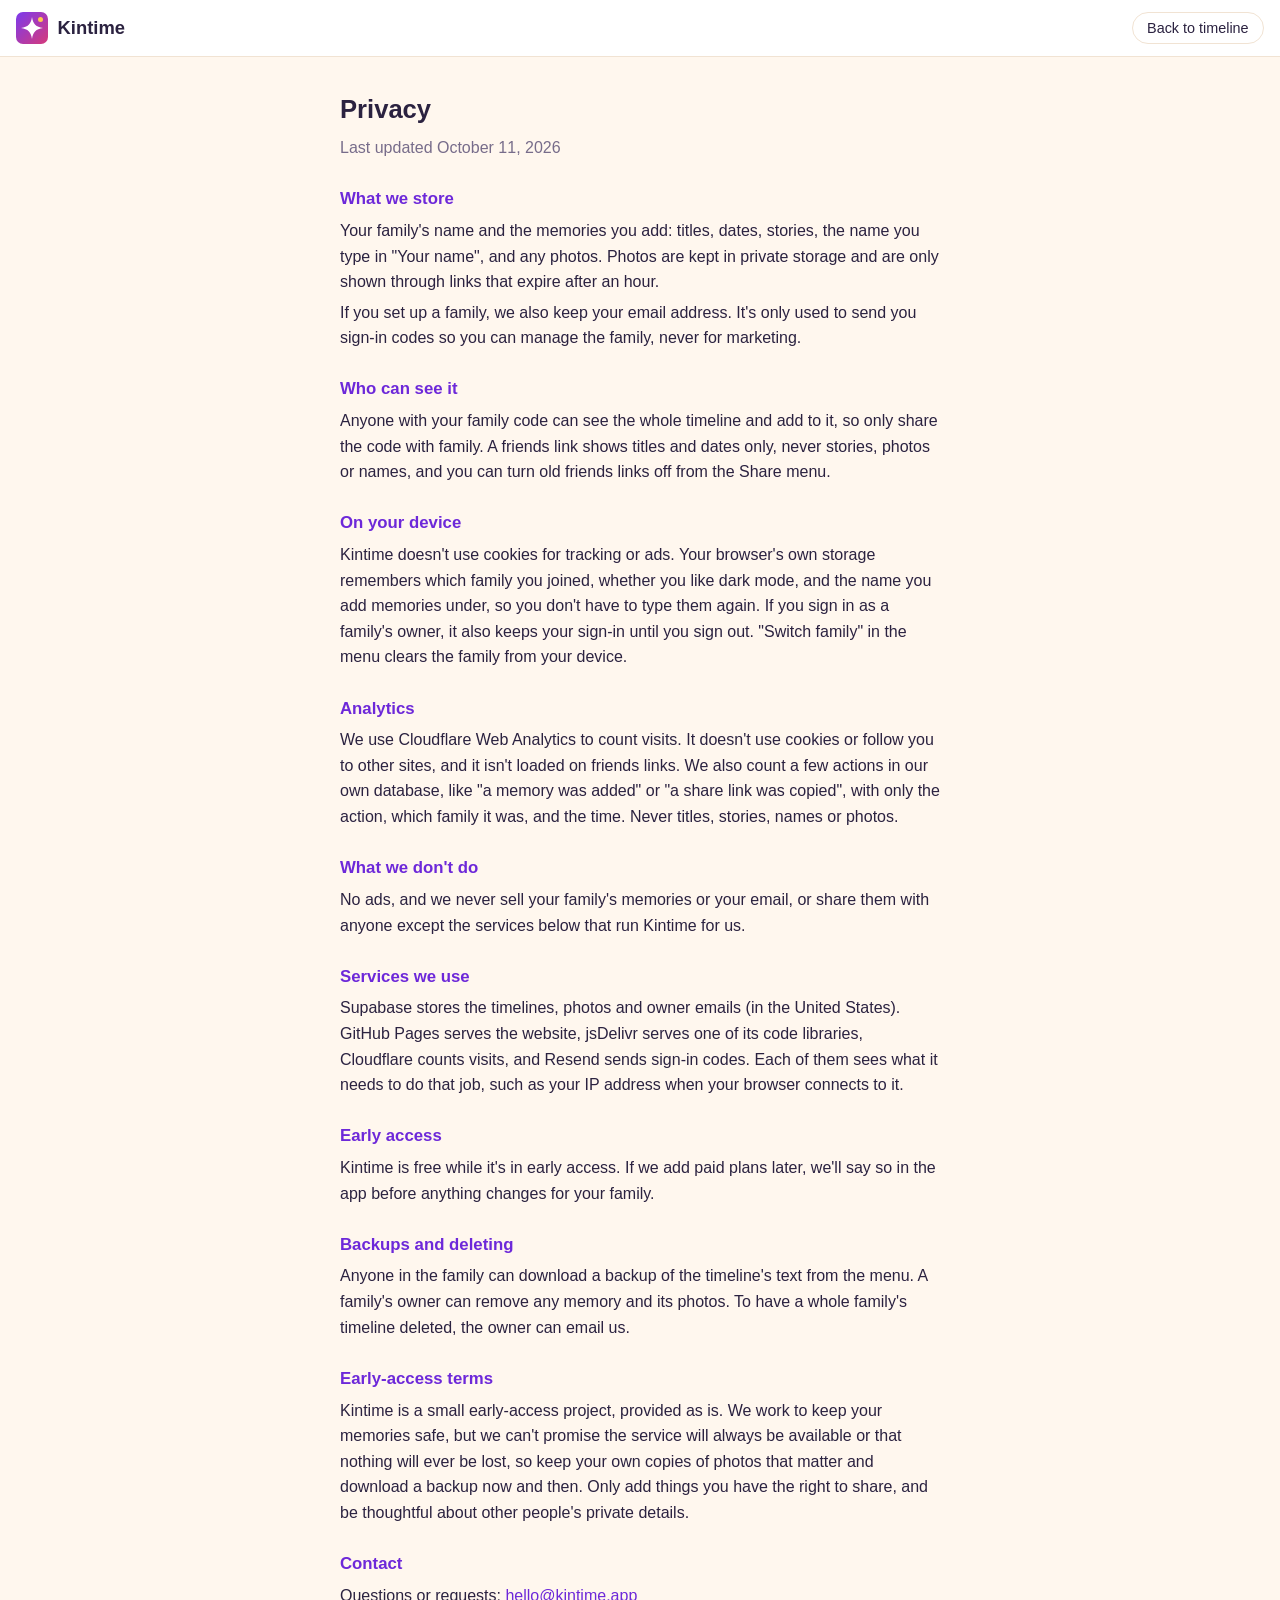
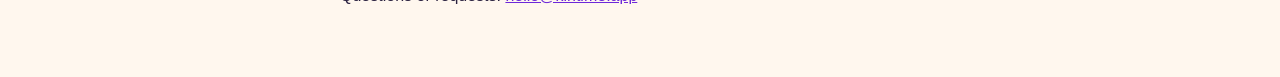
<file: privacy.html>
<!DOCTYPE html>
<html lang="en" data-theme="light">
<head>
  <meta charset="UTF-8" />
  <meta name="viewport" content="width=device-width, initial-scale=1.0" />
  <title>Privacy &middot; Kintime</title>
  <meta name="description" content="What Kintime stores, who can see it, and how analytics works." />
  <meta name="theme-color" content="#7c3aed" />
  <link rel="icon" href="favicon.svg" type="image/svg+xml" />
  <link rel="stylesheet" href="styles.css" />
  <script>
    // Match the theme the reader picked in the app.
    try {
      var t = localStorage.getItem("ft_theme") ||
        (matchMedia("(prefers-color-scheme: dark)").matches ? "dark" : "light");
      document.documentElement.setAttribute("data-theme", t);
    } catch (e) {}
  </script>
</head>
<body>
  <header class="topbar">
    <a class="brand" href="./">
      <img src="favicon.svg" class="brand-logo" alt="" width="32" height="32" />
      <div><h1>Kintime</h1></div>
    </a>
    <a class="btn" href="./">Back to timeline</a>
  </header>

  <main class="privacy">
    <h2>Privacy</h2>
    <p class="muted">Last updated October 11, 2026</p>

    <h3>What we store</h3>
    <p>Your family's name and the memories you add: titles, dates, stories, the name you type in
      "Your name", and any photos. Photos are kept in private storage and are only shown through
      links that expire after an hour.</p>
    <p>If you set up a family, we also keep your email address. It's only used to send you
      sign-in codes so you can manage the family, never for marketing.</p>

    <h3>Who can see it</h3>
    <p>Anyone with your family code can see the whole timeline and add to it, so only share
      the code with family. A friends link shows titles and dates only, never stories, photos or
      names, and you can turn old friends links off from the Share menu.</p>

    <h3>On your device</h3>
    <p>Kintime doesn't use cookies for tracking or ads. Your browser's own storage remembers which
      family you joined, whether you like dark mode, and the name you add memories under, so you
      don't have to type them again. If you sign in as a family's owner, it also keeps your sign-in
      until you sign out. "Switch family" in the menu clears the family from your device.</p>

    <h3>Analytics</h3>
    <p>We use Cloudflare Web Analytics to count visits. It doesn't use cookies or follow you to
      other sites, and it isn't loaded on friends links. We also count a few actions in our own
      database, like "a memory was added" or "a share link was copied", with only the action,
      which family it was, and the time. Never titles, stories, names or photos.</p>

    <h3>What we don't do</h3>
    <p>No ads, and we never sell your family's memories or your email, or share them with anyone
      except the services below that run Kintime for us.</p>

    <h3>Services we use</h3>
    <p>Supabase stores the timelines, photos and owner emails (in the United States). GitHub Pages
      serves the website, jsDelivr serves one of its code libraries, Cloudflare counts visits, and
      Resend sends sign-in codes. Each of them sees what it needs to do that job, such as your IP
      address when your browser connects to it.</p>

    <h3>Early access</h3>
    <p>Kintime is free while it's in early access. If we add paid plans later, we'll say so in the
      app before anything changes for your family.</p>

    <h3>Backups and deleting</h3>
    <p>Anyone in the family can download a backup of the timeline's text from the menu. A family's
      owner can remove any memory and its photos. To have a whole family's timeline deleted, the
      owner can email us.</p>

    <h3>Early-access terms</h3>
    <p>Kintime is a small early-access project, provided as is. We work to keep your memories safe,
      but we can't promise the service will always be available or that nothing will ever be lost,
      so keep your own copies of photos that matter and download a backup now and then. Only add
      things you have the right to share, and be thoughtful about other people's private details.</p>

    <h3>Contact</h3>
    <p>Questions or requests: <a href="mailto:hello@kintime.app">hello@kintime.app</a></p>
  </main>
</body>
</html>
</file>
<file: styles.css>
/* Kintime (family timeline) — "Sunrise" theme */

:root {
  /* "Sunrise": violet + sunset pink + warm orange on cream */
  --primary: #7c3aed;
  --primary-deep: #6d28d9;
  --primary-text: #6d28d9;      /* primary used as text/links */
  --accent: #ff7a59;
  --accent-deep: #d9481f;
  --head-grad: linear-gradient(135deg, #7c3aed, #d63a7a);
  --bg: #fff7ee;
  --surface: #ffffff;
  --ink: #2b2240;
  --muted: #776c8a;
  --line: #f1e3d3;
  --border: #f1e3d3;
  --bg-soft: #fbefe3;
  --badge-pending: #ffd166;
  --shadow: 0 2px 10px rgba(60, 30, 90, 0.08);
  --scrim: rgba(25, 14, 40, 0.55);
}

[data-theme="dark"] {
  --primary-text: #b9a0ff;
  --bg: #16121f;
  --surface: #211b2e;
  --ink: #f4effb;
  --muted: #a99fbe;
  --line: #352b48;
  --border: #352b48;
  --bg-soft: #1c1727;
  --shadow: 0 2px 12px rgba(0, 0, 0, 0.4);
}

* { box-sizing: border-box; }
input, select, textarea, button { font-family: inherit; }

body {
  margin: 0;
  font-family: -apple-system, BlinkMacSystemFont, "Segoe UI", Roboto, sans-serif;
  background: var(--bg);
  color: var(--ink);
  min-height: 100vh;
}

/* ---------- top bar ---------- */
.topbar {
  display: flex;
  justify-content: space-between;
  align-items: center;
  padding: 0.75rem 1rem;
  background: var(--surface);
  border-bottom: 1px solid var(--line);
  position: sticky;
  top: 0;
  z-index: 20;
}

.brand { display: flex; align-items: center; gap: 0.6rem; }
.brand-logo { width: 32px; height: 32px; flex: none; }
.brand h1 { margin: 0; font-size: 1.15rem; }
.family-name { margin: 0; font-size: 0.8rem; color: var(--muted); }

.topbar-actions { display: flex; gap: 0.4rem; }

.btn {
  border: 1px solid var(--line);
  background: var(--surface);
  color: var(--ink);
  border-radius: 999px;
  padding: 0.45rem 0.9rem;
  font-size: 0.9rem;
  cursor: pointer;
  white-space: nowrap;
}
.btn-primary {
  background: var(--primary);
  border-color: var(--primary);
  color: #fff;
  font-weight: 600;
}
.btn-primary:hover { background: var(--primary-deep); }
.btn-icon { padding: 0.45rem 0.6rem; }
.btn-block { width: 100%; margin-top: 0.75rem; }
.btn:disabled { opacity: 0.55; cursor: wait; }

/* ---------- menu ---------- */
.menu {
  position: absolute;
  right: 1rem;
  top: 3.6rem;
  background: var(--surface);
  border: 1px solid var(--line);
  border-radius: 12px;
  box-shadow: var(--shadow);
  z-index: 30;
  display: flex;
  flex-direction: column;
  min-width: 220px;
  overflow: hidden;
}
.menu button {
  background: none;
  border: none;
  color: var(--ink);
  text-align: left;
  padding: 0.75rem 1rem;
  font-size: 0.9rem;
  cursor: pointer;
}
.menu button:hover, .menu .menu-link:hover { background: var(--bg); }
.menu .menu-link { color: var(--ink); text-decoration: none; padding: 0.75rem 1rem; font-size: 0.9rem; }
.early-badge {
  display: inline-block;
  font-size: 0.75rem;
  font-weight: 700;
  color: var(--primary-text);
  background: color-mix(in srgb, var(--primary) 12%, transparent);
  border-radius: 999px;
  padding: 0.2rem 0.65rem;
  margin-bottom: 0.6rem;
}
.early-note { font-size: 0.85rem; color: var(--primary-text); margin: -0.25rem 0 0.5rem; }
.join-footer { text-align: center; font-size: 0.78rem; color: var(--muted); margin: 0.9rem 0 0; }
.join-footer a { color: var(--primary-text); }

/* ---------- privacy page ---------- */
a.brand, a.btn { color: inherit; text-decoration: none; }
.privacy { max-width: 640px; margin: 0 auto; padding: 1.5rem 1.25rem 4rem; line-height: 1.6; }
.privacy h2 { margin: 0.5rem 0 0; font-size: 1.6rem; }
.privacy h3 { margin: 1.6rem 0 0.3rem; font-size: 1.05rem; color: var(--primary-text); }
.privacy p { margin: 0.3rem 0; }
.privacy a { color: var(--primary-text); }

/* ---------- decade nav ---------- */
.decade-nav {
  display: flex;
  gap: 0.4rem;
  overflow-x: auto;
  padding: 0.6rem 1rem;
  background: var(--surface);
  border-bottom: 1px solid var(--line);
  position: sticky;
  top: 3.55rem;
  z-index: 15;
}
.decade-nav button {
  flex: 0 0 auto;
  border: 1px solid var(--line);
  background: var(--bg);
  color: var(--muted);
  border-radius: 999px;
  padding: 0.3rem 0.8rem;
  font-size: 0.8rem;
  cursor: pointer;
}
.decade-nav button.has-entries {
  background: var(--surface);
  border-color: var(--primary);
  color: var(--primary-text);
  font-weight: 600;
}
.nav-count {
  display: inline-block;
  min-width: 1.2em;
  margin-left: 0.15rem;
  padding: 0 0.3rem;
  border-radius: 999px;
  background: var(--primary);
  color: #fff;
  font-size: 0.7rem;
  line-height: 1.4;
}
.decade-nav button.active .nav-count { background: #fff; color: var(--accent-deep); }
.decade-nav button.active {
  background: var(--accent-deep);
  border-color: var(--accent-deep);
  color: #fff;
  font-weight: 600;
}

/* ---------- timeline ---------- */
.timeline {
  display: flex;
  gap: 1rem;
  overflow-x: auto;
  padding: 1.25rem 1rem 3rem;
  scroll-snap-type: x proximity;
  scroll-padding-inline: 1rem;
  align-items: flex-start;
}

.decade {
  flex: 0 0 320px;
  scroll-snap-align: start;
  background: var(--surface);
  border: 1px solid var(--line);
  border-radius: 16px;
  box-shadow: var(--shadow);
  overflow: hidden;
}
.decade-head {
  background: var(--head-grad);
  color: #fff;
  padding: 0.7rem 1rem;
  font-weight: 700;
  font-size: 1.05rem;
  letter-spacing: 0.02em;
}
.decade-body { padding: 0.75rem; display: flex; flex-direction: column; gap: 0.75rem; }
.decade-empty { color: var(--muted); font-size: 0.85rem; font-style: italic; padding: 0.5rem 0.25rem; }

/* Year rail: memories step down a line, spaced by the years between them. */
.decade-body.has-rail { --rail: 2.1rem; position: relative; padding-left: 3.4rem; gap: 0.6rem; }
.decade-body.has-rail::before {
  content: ""; position: absolute; left: calc(3.4rem - var(--rail) - 1px); top: 1rem; bottom: 1rem;
  width: 2px; background: var(--line); border-radius: 2px;
}
.has-rail .entry { position: relative; margin-top: calc(var(--step, 0) * 0.9rem); }
.has-rail .entry::before {
  content: ""; position: absolute; left: calc(-1 * var(--rail) - 5px); top: 0.95rem;
  width: 10px; height: 10px; border-radius: 50%;
  background: var(--accent); box-shadow: 0 0 0 3px var(--surface);
}
.has-rail .entry[data-year]::before {
  content: attr(data-year); width: auto; height: auto; left: calc(-1 * var(--rail)); top: 0.7rem;
  transform: translateX(-50%); padding: 0.1rem 0.35rem; border-radius: 999px;
  background: var(--primary); color: #fff; font-size: 0.66rem; font-weight: 700;
  line-height: 1.3; letter-spacing: 0.01em;
}
.has-rail .entry.no-year::before { background: var(--surface); border: 2px solid var(--accent); width: 6px; height: 6px; left: calc(-1 * var(--rail) - 5px); }

/* Empty decades shrink so the ones with memories carry the page. */
.decade.is-empty {
  flex-basis: 150px;
  background: transparent;
  border-style: dashed;
  box-shadow: none;
}
.decade.is-empty .decade-head {
  background: none;
  color: var(--muted);
  font-weight: 600;
}
.decade.is-empty .decade-empty { padding-top: 0; }
.add-here { padding: 0.35rem 0.25rem 0; text-align: left; }
body.share-view .add-here, body.demo .add-here { display: none; }

/* Folded runs of empty decades: one row that opens like an accordion. */
.decade-gap { flex: 0 0 auto; display: flex; align-items: flex-start; gap: 1rem; scroll-snap-align: start; }
.gap-toggle {
  display: flex;
  flex-direction: column;
  align-items: flex-start;
  gap: 0.2rem;
  width: 130px;
  padding: 0.7rem 0.9rem;
  border: 1px dashed var(--line);
  border-radius: 16px;
  background: transparent;
  color: var(--muted);
  text-align: left;
  cursor: pointer;
}
.gap-toggle:hover { border-color: var(--primary); color: var(--ink); }
.gap-label { font-weight: 600; font-size: 0.95rem; }
.gap-note { font-size: 0.78rem; font-style: italic; }
.gap-chevron { font-size: 0.8rem; transform: rotate(-90deg); transition: transform 0.15s; }
.decade-gap.open .gap-chevron { transform: rotate(90deg); }
.gap-body { display: none; gap: 1rem; align-items: flex-start; }
.decade-gap.open .gap-body { display: flex; }

/* ---------- entry cards ---------- */
.entry {
  border: 1px solid var(--line);
  border-left: 4px solid var(--accent);
  border-radius: 12px;
  padding: 0.75rem 0.85rem;
  background: var(--bg);
}
.entry-date { font-size: 0.78rem; color: var(--primary-text); font-weight: 600; }
.entry h3 { margin: 0.25rem 0 0.4rem; font-size: 1rem; }
.entry-body { font-size: 0.88rem; line-height: 1.45; white-space: pre-wrap; }
.entry-meta { margin-top: 0.5rem; font-size: 0.75rem; color: var(--muted); }

.badge {
  display: inline-block;
  font-size: 0.72rem;
  font-weight: 700;
  border-radius: 999px;
  padding: 0.15rem 0.6rem;
  margin-bottom: 0.4rem;
}
.badge-pending { background: var(--badge-pending); color: #5a3d00; }

.uncertain-note {
  font-size: 0.75rem;
  color: var(--accent-deep);
  margin-top: 0.4rem;
}
.asterisk { color: var(--accent-deep); font-weight: 700; }

.entry-photos { display: flex; gap: 0.4rem; flex-wrap: wrap; margin-top: 0.5rem; }
.entry-photos img {
  width: 100%;
  max-height: 220px;
  object-fit: cover;
  border-radius: 8px;
  border: 1px solid var(--line);
}
.photo-caption { font-size: 0.75rem; color: var(--muted); width: 100%; }
.entry-photos img { cursor: zoom-in; }

/* ---------- photo viewer ---------- */
.lightbox {
  position: fixed;
  inset: 0;
  z-index: 70;
  background: rgba(5, 10, 10, 0.92);
  display: flex;
  flex-direction: column;
  align-items: center;
  justify-content: center;
  padding: 1rem;
  cursor: zoom-out;
}
.lightbox img { max-width: 100%; max-height: 85vh; border-radius: 8px; object-fit: contain; }
.lightbox p { color: #e8efed; font-size: 0.9rem; margin: 0.75rem 0 0; text-align: center; }

/* ---------- privacy (eye) mode ---------- */
body.privacy-on .entry-body,
body.privacy-on .entry-photos,
body.privacy-on .photo-caption { display: none; }
#eyeBtn.on { background: var(--accent); border-color: var(--accent); color: #fff; }

/* ---------- overlays / modals ---------- */
.overlay {
  position: fixed;
  inset: 0;
  background: var(--scrim);
  display: flex;
  align-items: center;
  justify-content: center;
  z-index: 50;
  padding: 1rem;
}
.card {
  background: var(--surface);
  border-radius: 16px;
  padding: 1.5rem;
  box-shadow: var(--shadow);
  width: 100%;
  max-width: 420px;
  max-height: 90vh;
  overflow-y: auto;
}
.card h2 { margin-top: 0; }
.muted { color: var(--muted); }
.small { font-size: 0.8rem; }
.error { color: var(--accent-deep); font-size: 0.85rem; }

.join-card input[type="text"],
.modal-card input[type="text"],
.modal-card input[type="email"],
.modal-card input[type="date"],
.modal-card select,
.modal-card textarea {
  width: 100%;
  padding: 0.6rem 0.7rem;
  border: 1px solid var(--line);
  border-radius: 10px;
  background: var(--bg);
  color: var(--ink);
  font-size: 0.95rem;
  margin-top: 0.25rem;
}
.modal-card label { display: block; margin: 0.7rem 0; font-size: 0.88rem; font-weight: 600; }
.uncertain { border: 1px dashed var(--line); border-radius: 10px; padding: 0.5rem 0.8rem; margin: 0.7rem 0; }
.uncertain legend { font-size: 0.8rem; color: var(--muted); padding: 0 0.4rem; }
.check { display: inline-flex; align-items: center; gap: 0.35rem; font-weight: 400; margin-right: 0.8rem; font-size: 0.85rem; }
.modal-actions { display: flex; justify-content: flex-end; gap: 0.5rem; margin-top: 1rem; }

/* ---------- misc ---------- */
.welcome-back {
  position: fixed;
  bottom: 1rem;
  left: 50%;
  transform: translateX(-50%);
  background: var(--surface);
  border: 1px solid var(--line);
  border-radius: 999px;
  padding: 0.5rem 1rem;
  font-size: 0.85rem;
  box-shadow: var(--shadow);
  z-index: 40;
  display: flex;
  gap: 0.5rem;
  align-items: center;
  white-space: nowrap;
}
.link-btn { background: none; border: none; color: var(--primary-text); cursor: pointer; font-size: 0.85rem; text-decoration: underline; }

.toast {
  position: fixed;
  bottom: 1.25rem;
  left: 50%;
  transform: translateX(-50%);
  background: var(--ink);
  color: var(--bg);
  padding: 0.65rem 1.1rem;
  border-radius: 999px;
  font-size: 0.88rem;
  z-index: 60;
  box-shadow: var(--shadow);
}

.state-msg { color: var(--muted); padding: 3rem 1rem; font-style: italic; }
.hidden { display: none !important; }

/* ---------- mobile ---------- */
@media (max-width: 700px) {
  .timeline {
    flex-direction: column;
    overflow-x: visible;
    align-items: stretch;
  }
  .decade { flex: none; width: 100%; }
  /* Empty decades become one slim line instead of a full card. */
  .decade.is-empty { display: flex; align-items: center; flex: none; flex-wrap: wrap; }
  .decade.is-empty .add-here { padding: 0 0 0 0.6rem; }
  .decade-gap { flex-direction: column; align-items: stretch; gap: 0.6rem; }
  .gap-toggle { width: 100%; flex-direction: row; align-items: center; gap: 0.75rem; padding: 0.55rem 0.9rem; }
  .gap-chevron { margin-left: auto; transform: none; }
  .decade-gap.open .gap-chevron { transform: rotate(180deg); }
  .gap-body { flex-direction: column; align-items: stretch; gap: 0.6rem; }
  /* The folded row already says "No memories yet"; unfolded rows just offer to add one. */
  .gap-body .decade-empty { display: none; }
  .gap-body .decade.is-empty .add-here { padding: 0; }
  .decade.is-empty .decade-head { padding: 0.45rem 0.9rem; font-size: 0.9rem; }
  .decade.is-empty .decade-body { padding: 0.45rem 0.9rem 0.45rem 0; }
  .decade.is-empty .decade-empty { padding: 0; font-size: 0.8rem; }
  .timeline { gap: 0.6rem; }
  .decade-nav { scrollbar-width: none; }
  .decade-nav::-webkit-scrollbar { display: none; }
  /* 16px+ inputs stop iOS Safari from zooming in when a field is tapped. */
  .join-card input[type="text"], .modal-card input, .modal-card select, .modal-card textarea { font-size: 16px; }
  .brand h1 { font-size: 1rem; }
  .btn { padding: 0.45rem 0.7rem; }
}

/* Small phones: keep the top bar on one line. Dark mode moves into the menu. */
.menu-phone-only { display: none; }
@media (max-width: 480px) {
  .topbar { padding: 0.6rem 0.75rem; gap: 0.5rem; }
  .brand { min-width: 0; gap: 0.45rem; }
  .brand > div { min-width: 0; }
  .brand-logo { width: 28px; height: 28px; }
  .family-name { white-space: nowrap; overflow: hidden; text-overflow: ellipsis; }
  .topbar-actions { gap: 0.3rem; flex: none; }
  .topbar .btn { padding: 0.4rem 0.6rem; }
  #themeBtn { display: none; }
  .menu .menu-phone-only { display: block; }
}

/* ---------- create family ---------- */
.divider {
  display: flex;
  align-items: center;
  gap: 0.75rem;
  margin: 1rem 0 0.25rem;
  color: var(--muted);
  font-size: 0.85rem;
}
.divider::before, .divider::after {
  content: "";
  flex: 1;
  border-top: 1px solid var(--border);
}
.row { display: flex; gap: 0.6rem; justify-content: flex-end; margin-top: 1rem; }
.btn-small { padding: 0.3rem 0.7rem; font-size: 0.8rem; }
.secret-box {
  background: var(--bg-soft);
  border: 1px solid var(--border);
  border-radius: 0.6rem;
  padding: 0.7rem 0.9rem;
  margin: 0.75rem 0;
}
.secret-label {
  display: block;
  font-size: 0.75rem;
  text-transform: uppercase;
  letter-spacing: 0.06em;
  color: var(--muted);
  margin-bottom: 0.3rem;
}
.secret-row { display: flex; align-items: center; justify-content: space-between; gap: 0.6rem; }
.secret-row code { font-size: 1.05rem; font-weight: 600; letter-spacing: 0.04em; }
.secret-truncate {
  max-width: 14rem;
  overflow: hidden;
  text-overflow: ellipsis;
  white-space: nowrap;
  font-size: 0.85rem;
  font-weight: 400;
}
.warning {
  font-size: 0.85rem;
  color: var(--accent-deep);
  background: color-mix(in srgb, var(--accent) 12%, transparent);
  border-radius: 0.5rem;
  padding: 0.6rem 0.8rem;
}

/* ---------- demo mode ---------- */
.demo-link {
  display: block;
  margin: 0.9rem auto 0;
  background: none;
  border: none;
  color: var(--primary-text);
  font-size: 0.9rem;
  cursor: pointer;
  text-decoration: underline;
  text-underline-offset: 3px;
}
.demo-banner {
  display: flex;
  align-items: center;
  justify-content: center;
  gap: 0.8rem;
  flex-wrap: wrap;
  background: var(--head-grad);
  color: #fff;
  font-size: 0.9rem;
  padding: 0.55rem 1rem;
}
.demo-banner .btn-small {
  background: #fff;
  border-color: #fff;
  color: var(--primary-deep);
  font-weight: 600;
}

/* ---------- share ---------- */
.share-row { display: flex; align-items: center; justify-content: space-between; gap: 1rem; padding: 0.7rem 0; border-top: 1px solid var(--line); }
.share-row p { margin: 0.2rem 0 0; font-size: 0.85rem; }
.share-row .btn { flex: none; }
#resetShareBtn { margin-right: auto; font-size: 0.82rem; }
body.share-view #addEntryBtn, body.share-view #shareBtn, body.share-view #eyeBtn, body.share-view #menuBtn { display: none !important; }

/* ---------- landing page ---------- */
.landing {
  position: fixed;
  inset: 0;
  z-index: 40;              /* under the create-family modal */
  overflow-y: auto;
  overflow-x: hidden;
  background: var(--bg);
  isolation: isolate;
}
.landing-glow { position: absolute; inset: 0 0 auto; height: 900px; z-index: -1; overflow: hidden; pointer-events: none; }
.landing-glow span {
  position: absolute;
  border-radius: 50%;
  filter: blur(70px);
  opacity: 0.45;
  animation: drift 18s ease-in-out infinite alternate;
}
.landing-glow span:nth-child(1) { width: 520px; height: 520px; background: #c4a3ff; left: -120px; top: -160px; }
.landing-glow span:nth-child(2) { width: 460px; height: 460px; background: #ffb199; right: -140px; top: 60px; animation-delay: -6s; }
.landing-glow span:nth-child(3) { width: 380px; height: 380px; background: #ff9ec7; left: 35%; top: 340px; animation-delay: -12s; }
[data-theme="dark"] .landing-glow span { opacity: 0.22; }
@keyframes drift {
  from { transform: translate(0, 0) scale(1); }
  to   { transform: translate(60px, 40px) scale(1.12); }
}

.landing-top {
  max-width: 1120px;
  margin: 0 auto;
  padding: 1rem 1.25rem;
  display: flex;
  align-items: center;
  justify-content: space-between;
}
.landing-top strong { font-size: 1.15rem; }
.landing-code-link { background: color-mix(in srgb, var(--surface) 70%, transparent); backdrop-filter: blur(6px); }

.hero {
  max-width: 1120px;
  margin: 0 auto;
  padding: 2rem 1.25rem 2.5rem;
  display: grid;
  grid-template-columns: 1.15fr 0.85fr;
  gap: 2.5rem;
  align-items: center;
}
.hero-title {
  font-size: clamp(2.2rem, 5.2vw, 3.7rem);
  line-height: 1.06;
  letter-spacing: -0.02em;
  margin: 0.4rem 0 1rem;
}
.hero-title span { display: block; }
.hero-grad {
  background: linear-gradient(100deg, #7c3aed, #d63a7a 55%, #ff7a59);
  -webkit-background-clip: text;
  background-clip: text;
  color: transparent;
  padding-bottom: 0.08em;   /* keeps descenders from clipping */
}
[data-theme="dark"] .hero-grad { background-image: linear-gradient(100deg, #b9a0ff, #ff8fc0 55%, #ffab8f); }
.hero-sub { font-size: 1.15rem; line-height: 1.55; color: var(--muted); max-width: 33rem; margin: 0 0 1.6rem; }
.hero-ctas { display: flex; flex-wrap: wrap; gap: 0.75rem; }
.btn-lg { padding: 0.8rem 1.4rem; font-size: 1rem; font-weight: 600; }
.hero-ctas .btn-primary { box-shadow: 0 8px 24px rgba(124, 58, 237, 0.35); }
.hero-fine { font-size: 0.82rem; color: var(--muted); margin: 1rem 0 0; }

.hero-phone { display: flex; justify-content: center; perspective: 1200px; }
.phone {
  width: 290px;
  aspect-ratio: 540 / 1168;
  box-sizing: content-box;
  border: 10px solid #1d1530;
  border-radius: 42px;
  overflow: hidden;
  background: #fff7ee;
  box-shadow:
    0 40px 80px -20px rgba(80, 30, 140, 0.45),
    0 0 0 1px rgba(255, 255, 255, 0.08) inset;
  transform: rotateY(-8deg) rotateX(4deg);
  transition: transform 0.6s ease;
}
.phone:hover { transform: none; }
.phone video { width: 100%; height: 100%; display: block; object-fit: cover; }

/* The opening: lines rise in one after another, then the phone floats up. */
.reveal { opacity: 0; animation: rise 0.8s cubic-bezier(.2, .7, .2, 1) forwards; animation-delay: var(--d, 0s); }
.hero-title .reveal { display: block; }
.early-badge.reveal { display: inline-block; }
.reveal-phone { opacity: 0; animation: float-in 1.1s cubic-bezier(.2, .7, .2, 1) 0.35s forwards; }
@keyframes rise {
  from { opacity: 0; transform: translateY(22px); filter: blur(6px); }
  to   { opacity: 1; transform: none; filter: none; }
}
@keyframes float-in {
  from { opacity: 0; transform: translateY(60px) scale(0.94); }
  to   { opacity: 1; transform: none; }
}

.decade-ribbon {
  overflow: hidden;
  padding: 0.9rem 0;
  border-block: 1px solid var(--line);
  background: color-mix(in srgb, var(--surface) 55%, transparent);
  -webkit-mask-image: linear-gradient(90deg, transparent, #000 12%, #000 88%, transparent);
  mask-image: linear-gradient(90deg, transparent, #000 12%, #000 88%, transparent);
}
.ribbon-track { display: flex; width: max-content; animation: ribbon 40s linear infinite; }
.ribbon-track span {
  font-size: 1.5rem;
  font-weight: 800;
  letter-spacing: -0.01em;
  padding: 0 1.6rem;
  color: color-mix(in srgb, var(--primary-text) 45%, transparent);
}
.ribbon-track span:nth-child(3n+2) { color: color-mix(in srgb, #d63a7a 50%, transparent); }
.ribbon-track span:nth-child(3n) { color: color-mix(in srgb, var(--accent) 60%, transparent); }
@keyframes ribbon { to { transform: translateX(-50%); } }

.features {
  max-width: 1120px;
  margin: 0 auto;
  padding: 3rem 1.25rem 1.5rem;
  display: grid;
  grid-template-columns: repeat(3, 1fr);
  gap: 1.25rem;
}
.feature { background: var(--surface); border: 1px solid var(--line); border-radius: 18px; padding: 1.4rem; box-shadow: var(--shadow); }
.feature h3 { margin: 0.7rem 0 0.4rem; font-size: 1.05rem; }
.feature p { margin: 0; color: var(--muted); line-height: 1.5; font-size: 0.93rem; }
.feature-icon {
  display: inline-grid;
  place-items: center;
  width: 42px;
  height: 42px;
  border-radius: 12px;
  background: var(--head-grad);
  color: #fff;
  font-size: 1.2rem;
}

/* Family code box, right under the main buttons so returning family don't have to scroll. */
.hero-join { margin-top: 1.4rem; max-width: 30rem; scroll-margin: 6rem; }
.hero-join label { display: block; font-size: 0.9rem; font-weight: 600; margin-bottom: 0.4rem; }
.hero-join-row { display: flex; gap: 0.5rem; }
.hero-join input {
  flex: 1;
  min-width: 0;
  padding: 0.7rem 0.9rem;
  border: 1px solid var(--line);
  border-radius: 999px;
  background: var(--surface);
  color: var(--ink);
  font-size: 16px;   /* no iOS zoom */
}
.hero-join input:focus { outline: 2px solid var(--primary); outline-offset: 1px; }
.hero-join .btn { padding: 0.7rem 1.3rem; font-weight: 600; font-size: 1rem; }
.hero-join .error { margin: 0.5rem 0 0; }
.landing .join-footer { padding: 0 1rem 2.5rem; margin-top: 1.5rem; }

@media (max-width: 860px) {
  .hero { grid-template-columns: 1fr; gap: 2rem; padding-top: 1rem; text-align: center; }
  .hero-sub { margin-inline: auto; }
  .hero-ctas { justify-content: center; }
  .hero-join { margin-inline: auto; text-align: left; }
  .phone { width: 250px; border-width: 8px; border-radius: 36px; transform: none; }
  .features { grid-template-columns: 1fr; padding-top: 2rem; }
}
@media (max-width: 480px) {
  .hero-ctas .btn { width: 100%; }
  .landing-code-link { font-size: 0.78rem; }
  .ribbon-track span { font-size: 1.15rem; padding: 0 1.1rem; }
  .hero-sub { font-size: 1.02rem; }
}

@media (prefers-reduced-motion: reduce) {
  .reveal, .reveal-phone { animation: none; opacity: 1; }
  .landing-glow span, .ribbon-track { animation: none; }
  .phone { transform: none; transition: none; }
}
.landing { scroll-behavior: smooth; }

/* The logo in the top bar goes to the home page (the family stays remembered). */
.home-btn { background: none; border: none; padding: 0; cursor: pointer; display: flex; border-radius: 9px; }
.home-btn:hover .brand-logo { transform: scale(1.06); }
.home-btn .brand-logo { transition: transform 0.15s; }
#landingBackBtn { max-width: 60vw; overflow: hidden; text-overflow: ellipsis; white-space: nowrap; }
.hero > * { min-width: 0; }

/* ---------- owner sign-in + owner tools ---------- */
.code-input { font-size: 1.5rem !important; letter-spacing: 0.3em; text-align: center; font-variant-numeric: tabular-nums; margin: 0.75rem 0 0.25rem; }
.owner-actions { display: none; gap: 0.6rem; align-items: center; margin-top: 0.6rem; padding-top: 0.6rem; border-top: 1px dashed var(--line); }
body.owner .owner-actions { display: flex; }
.owner-actions .link-btn { color: var(--accent-deep); }
body.demo .hide-in-demo { display: none; }

/* Laptop screens: keep the hero short enough that the decade ribbon shows on landing. */
@media (min-width: 861px) {
  .landing-top { padding-block: 0.75rem; }
  .hero { padding: 0.75rem 1.25rem 1.5rem; gap: 2rem; }
  .hero-title { font-size: clamp(2.2rem, min(4.4vw, 6.4vh), 3.2rem); margin: 0.3rem 0 0.75rem; }
  .hero-sub { font-size: 1.05rem; margin-bottom: 1.2rem; }
  .hero-join { margin-top: 1.1rem; }
  .hero-fine { margin-top: 0.75rem; }
  /* the phone's height follows the window height (aspect 540:1168 plus its border) */
  .phone { width: clamp(180px, calc((100vh - 260px) * 0.4623), 220px); border-width: 8px; border-radius: 36px; }
}

/* ---------- voice notes and video clips ---------- */
.rec-row { display: flex; align-items: center; gap: 0.6rem; margin: 0.2rem 0 0.4rem; }
.rec-row .btn.recording { background: #d63a3a; border-color: #d63a3a; color: #fff; }
.rec-preview { display: flex; align-items: center; gap: 0.5rem; margin-bottom: 0.4rem; }
.rec-preview audio { flex: 1; min-width: 0; height: 36px; }
.entry-photos audio { width: 100%; height: 36px; }
.entry-photos video {
  width: 100%;
  max-height: 320px;
  border-radius: 8px;
  border: 1px solid var(--line);
  background: #000;
}

/* ---------- people ---------- */
.entry.milestone { cursor: pointer; border-left: 3px solid var(--primary); }
.entry.milestone h3 { font-size: 0.95rem; }
.entry.milestone-death { border-left-color: var(--muted); }
.milestone-sub { margin-top: 0; }
.people-card { max-width: 480px; }
.people-head { display: flex; align-items: center; justify-content: space-between; gap: 0.75rem; }
.people-head h2 { margin: 0; }
.person-row { border: 1px solid var(--line); border-radius: 12px; padding: 0.7rem 0.85rem; margin-bottom: 0.6rem; background: var(--bg); }
.person-row.highlight { border-color: var(--primary); box-shadow: 0 0 0 2px color-mix(in srgb, var(--primary) 30%, transparent); }
.person-name { font-weight: 700; }
.person-fact { font-size: 0.85rem; margin-top: 0.2rem; }
.person-actions { display: flex; gap: 0.6rem; align-items: center; margin-top: 0.6rem; padding-top: 0.6rem; border-top: 1px dashed var(--line); }
.person-actions .link-btn { color: var(--accent-deep); }
body.privacy-on .person-row .entry-body { display: none; }

/* ---------- questions to ask ---------- */
.ask-card { max-width: 520px; }
.ask-tabs { display: flex; gap: 0.4rem; margin: 0.75rem 0; }
.ask-tab {
  flex: 1;
  border: 1px solid var(--line);
  background: var(--bg);
  color: var(--ink);
  border-radius: 999px;
  padding: 0.4rem 0.6rem;
  font-size: 0.85rem;
  cursor: pointer;
}
.ask-tab.active { background: var(--primary); border-color: var(--primary); color: #fff; font-weight: 600; }
.ask-group { margin: 0.9rem 0 0.4rem; font-size: 0.78rem; font-weight: 700; color: var(--muted); text-transform: uppercase; letter-spacing: 0.04em; }
.ask-row { border: 1px solid var(--line); border-radius: 12px; padding: 0.65rem 0.85rem; margin-bottom: 0.5rem; background: var(--bg); }
.ask-row.asked .ask-q { color: var(--muted); text-decoration: line-through; }
.ask-q { font-size: 0.92rem; line-height: 1.4; }
.ask-who { font-size: 0.75rem; color: var(--muted); margin-bottom: 0.15rem; }
.ask-actions { display: flex; flex-wrap: wrap; gap: 0.4rem; margin-top: 0.5rem; }
.entry.flash { box-shadow: 0 0 0 3px color-mix(in srgb, var(--accent) 60%, transparent); transition: box-shadow 0.3s; }
</file>
